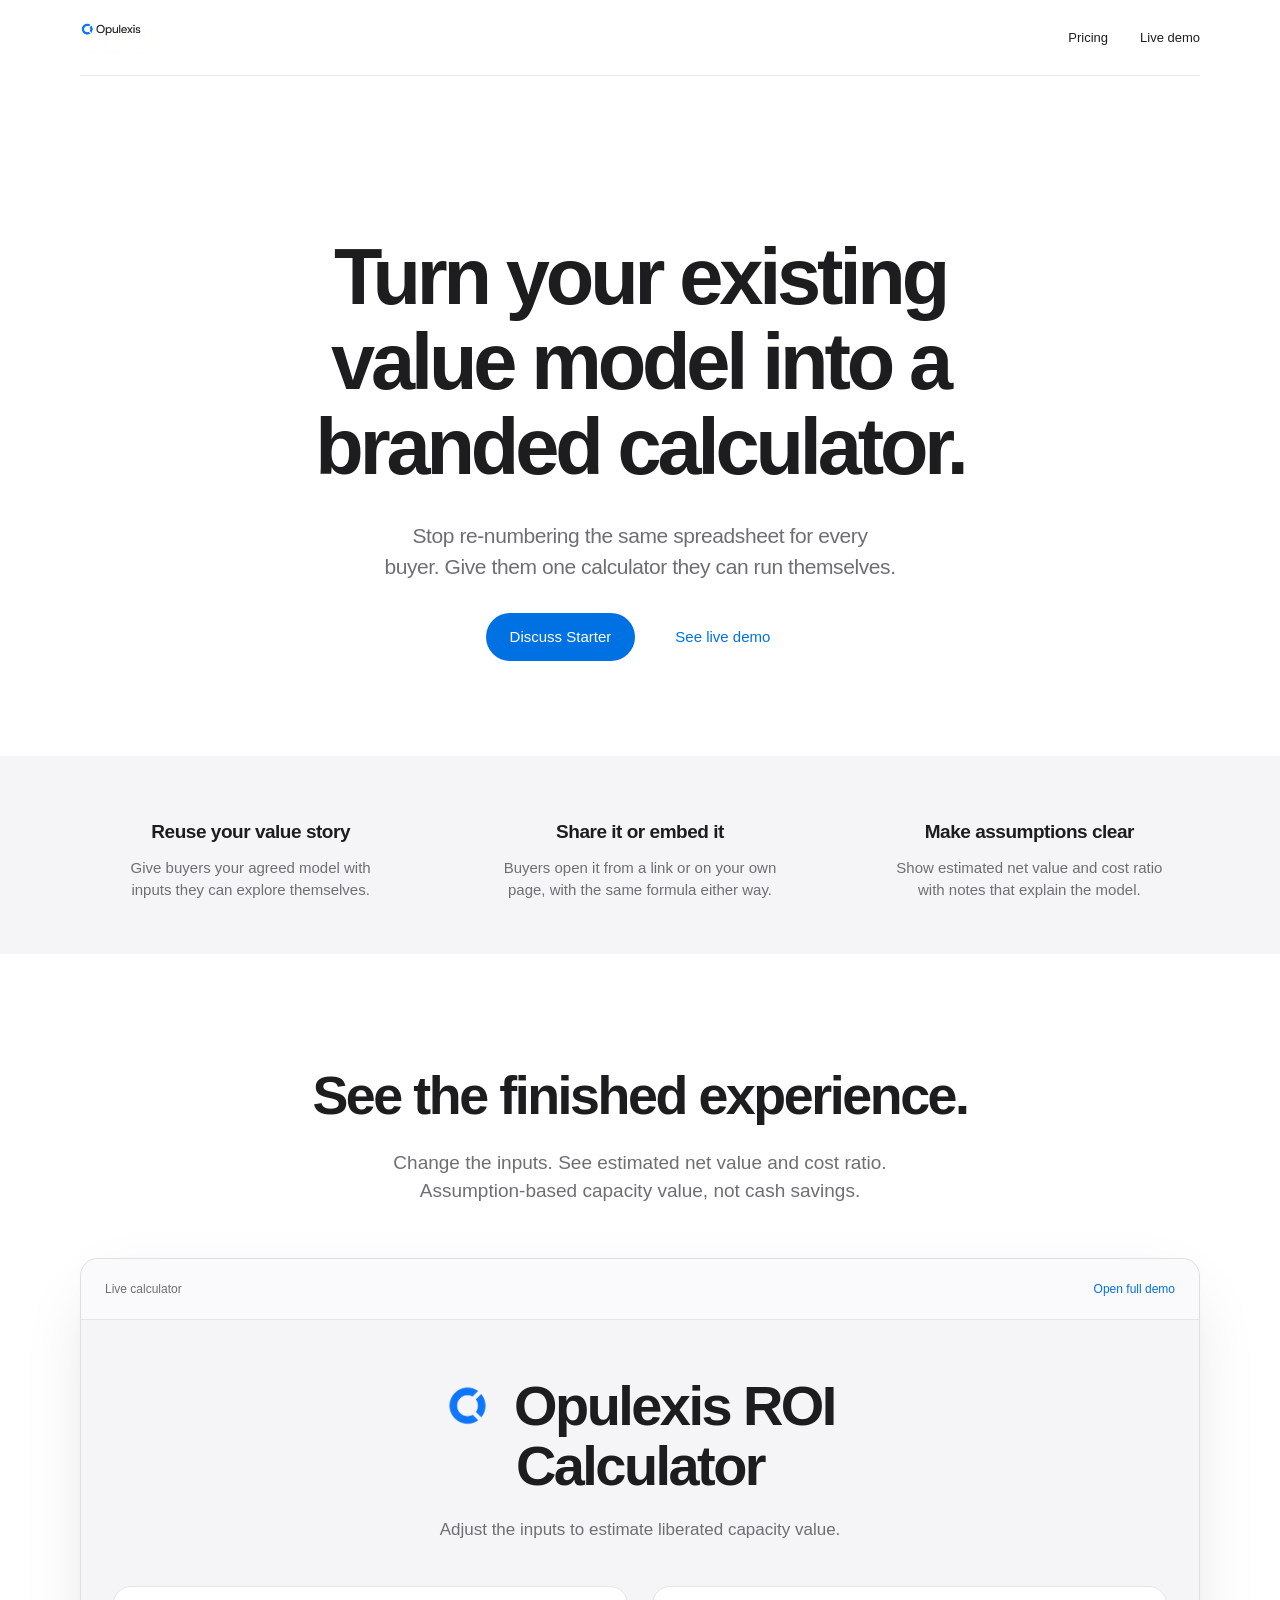
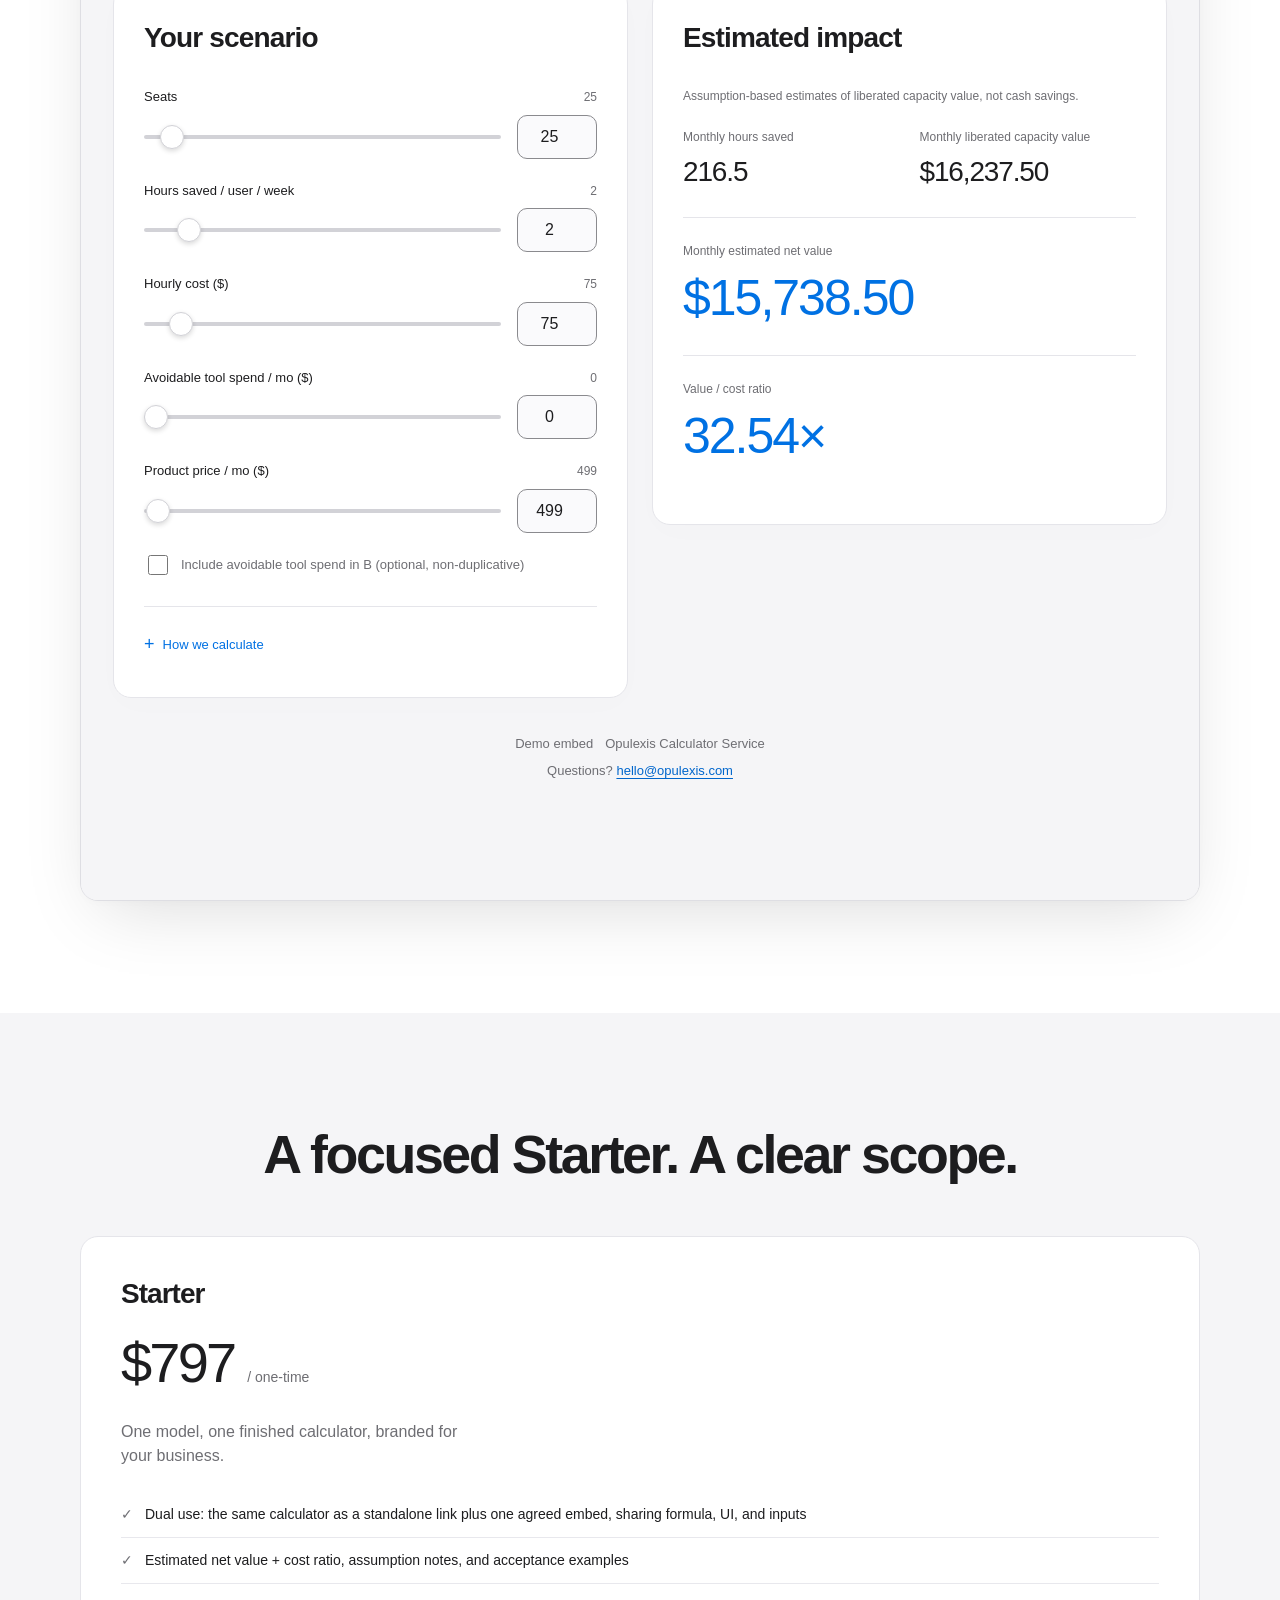
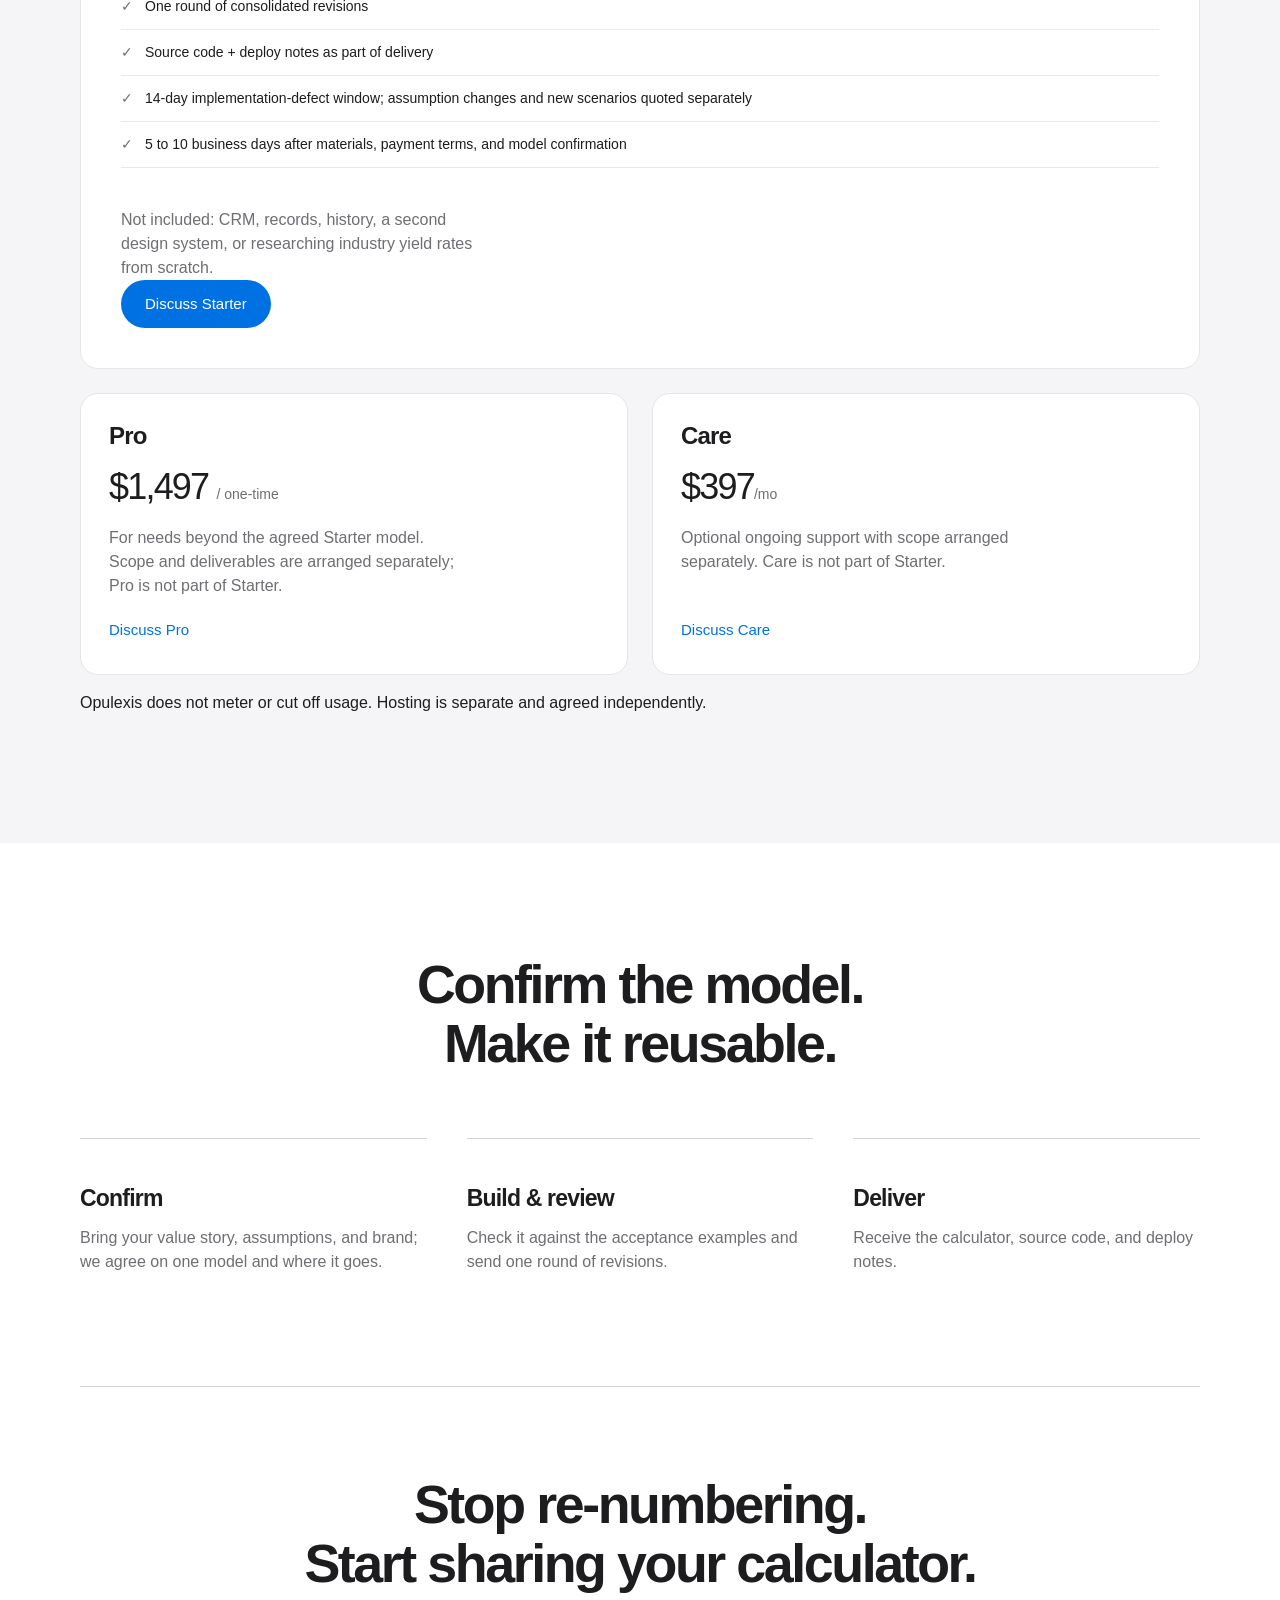
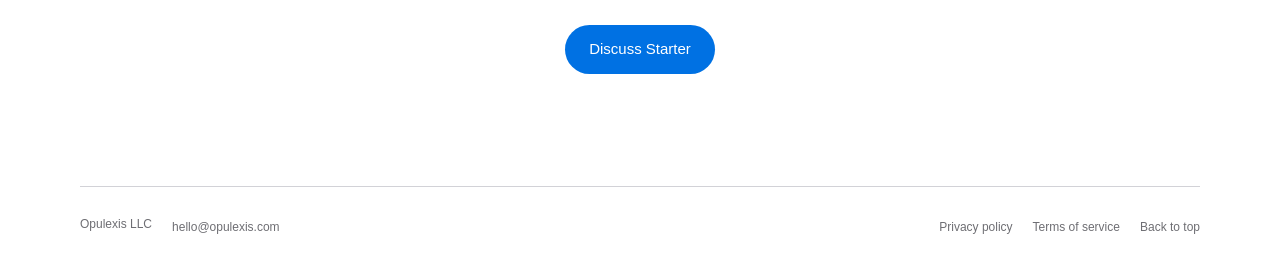
<file: index.html>
<!DOCTYPE html>
<html lang="en">
<head>
  <meta charset="UTF-8">
  <meta name="viewport" content="width=device-width, initial-scale=1">
  <meta name="description" content="Turn your existing value model into a branded calculator. Reduce repeated spreadsheet edits and explain assumptions clearly. Starter: one model, one finished calculator for $797, as a standalone link plus one agreed embed.">
  <meta name="theme-color" content="#f5f5f7">
  <title>Opulexis: Fixed-price ROI &amp; pricing calculators</title>
  <link rel="icon" href="./assets/brand/favicon.ico" sizes="any">
  <link rel="icon" type="image/png" href="./assets/brand/favicon-32.png" sizes="32x32">
  <link rel="apple-touch-icon" href="./assets/brand/apple-touch-icon.png">
  <link rel="stylesheet" href="./landing.css">
  <link rel="stylesheet" href="./motion.css">
</head>
<body>
  <a class="skip-link" href="#main">Skip to content</a>
  <header class="site-header container">
    <a class="brand" href="https://opulexis.com/" aria-label="Opulexis home"><img class="brand-lockup" src="./assets/brand/opulexis-logo-lockup-cropped.png" alt="Opulexis" width="140" height="32" /></a>
    <nav aria-label="Main navigation">
      <a href="#pricing">Pricing</a>
      <a href="#demo">Live demo</a>
    </nav>
  </header>

  <main id="main">
    <section class="hero container" aria-labelledby="hero-title">
      <h1 id="hero-title">Turn your existing value model into a branded calculator.</h1>
      <p class="hero-description">Stop re-numbering the same spreadsheet for every buyer. Give them one calculator they can run themselves.</p>
      <div class="actions">
        <a class="button button-primary" href="mailto:hello@opulexis.com?subject=Starter%20797">Discuss Starter</a>
        <a class="button button-secondary" href="#demo">See live demo</a>
      </div>
    </section>

    <section class="value-strip" aria-label="Why a calculator">
      <div class="container value-grid">
        <div><h2>Reuse your value story</h2><p>Give buyers your agreed model with inputs they can explore themselves.</p></div>
        <div><h2>Share it or embed it</h2><p>Buyers open it from a link or on your own page, with the same formula either way.</p></div>
        <div><h2>Make assumptions clear</h2><p>Show estimated net value and cost ratio with notes that explain the model.</p></div>
      </div>
    </section>

    <section id="demo" class="section container" aria-labelledby="demo-title">
      <div class="section-heading"><div><h2 id="demo-title">See the finished experience.</h2></div><p>Change the inputs. See estimated net value and cost ratio.<br>Assumption-based capacity value, not cash savings.</p></div>
      <div class="demo-frame">
        <div class="frame-bar"><span>Live calculator</span><a href="./calculator/" target="_blank" rel="noopener">Open full demo</a></div>
        <iframe src="./calculator/" title="Opulexis interactive ROI calculator" loading="lazy"></iframe>
      </div>
    </section>

    <section id="pricing" class="section pricing-section" aria-labelledby="pricing-title">
      <div class="container">
        <div class="section-heading"><div><h2 id="pricing-title">A focused Starter. A clear scope.</h2></div></div>
        <div class="pricing-grid">
          <article class="price-card featured">
            <h3>Starter</h3><p class="price">$797 <span>/ one-time</span></p>
            <p>One model, one finished calculator, branded for your business.</p>
            <ul>
              <li>Dual use: the same calculator as a standalone link plus one agreed embed, sharing formula, UI, and inputs</li>
              <li>Estimated net value + cost ratio, assumption notes, and acceptance examples</li>
              <li>One round of consolidated revisions</li>
              <li>Source code + deploy notes as part of delivery</li>
              <li>14-day implementation-defect window; assumption changes and new scenarios quoted separately</li>
              <li>5 to 10 business days after materials, payment terms, and model confirmation</li>
            </ul>
            <p>Not included: CRM, records, history, a second design system, or researching industry yield rates from scratch.</p>
            <a class="button button-primary" href="mailto:hello@opulexis.com?subject=Starter%20797">Discuss Starter</a>
          </article>
          <div class="secondary-pricing">
          <article class="price-card"><h3>Pro</h3><p class="price">$1,497 <span>/ one-time</span></p><p>For needs beyond the agreed Starter model. Scope and deliverables are arranged separately; Pro is not part of Starter.</p><a class="text-link" href="mailto:hello@opulexis.com?subject=Pro%20calculator">Discuss Pro</a></article>
          <article class="price-card"><h3>Care</h3><p class="price">$397<span>/mo</span></p><p>Optional ongoing support with scope arranged separately. Care is not part of Starter.</p><a class="text-link" href="mailto:hello@opulexis.com?subject=Calculator%20Care">Discuss Care</a></article>
          </div>
        </div>
        <p>Opulexis does not meter or cut off usage. Hosting is separate and agreed independently.</p>
      </div>
    </section>

    <section class="section container" aria-labelledby="process-title">
      <div class="section-heading"><div><h2 id="process-title">Confirm the model. Make it reusable.</h2></div></div>
      <ol class="process"><li><h3>Confirm</h3><p>Bring your value story, assumptions, and brand; we agree on one model and where it goes.</p></li><li><h3>Build &amp; review</h3><p>Check it against the acceptance examples and send one round of revisions.</p></li><li><h3>Deliver</h3><p>Receive the calculator, source code, and deploy notes.</p></li></ol>
      <div class="closing"><h2>Stop re-numbering.<br>Start sharing your calculator.</h2><a class="button button-primary" href="mailto:hello@opulexis.com?subject=Starter%20797">Discuss Starter</a></div>
    </section>
  </main>
  <footer class="site-footer container"><p style="display:inline-flex;flex-wrap:wrap;gap:12px 20px"><span>Opulexis LLC</span><a href="mailto:hello@opulexis.com">hello@opulexis.com</a></p><div class="footer-links"><a href="https://opulexis.com/privacy-policy/">Privacy policy</a><a href="https://opulexis.com/terms-of-service/">Terms of service</a><a href="#main">Back to top</a></div></footer>
  <script src="./motion.js" defer></script>
</body>
</html>
</file>
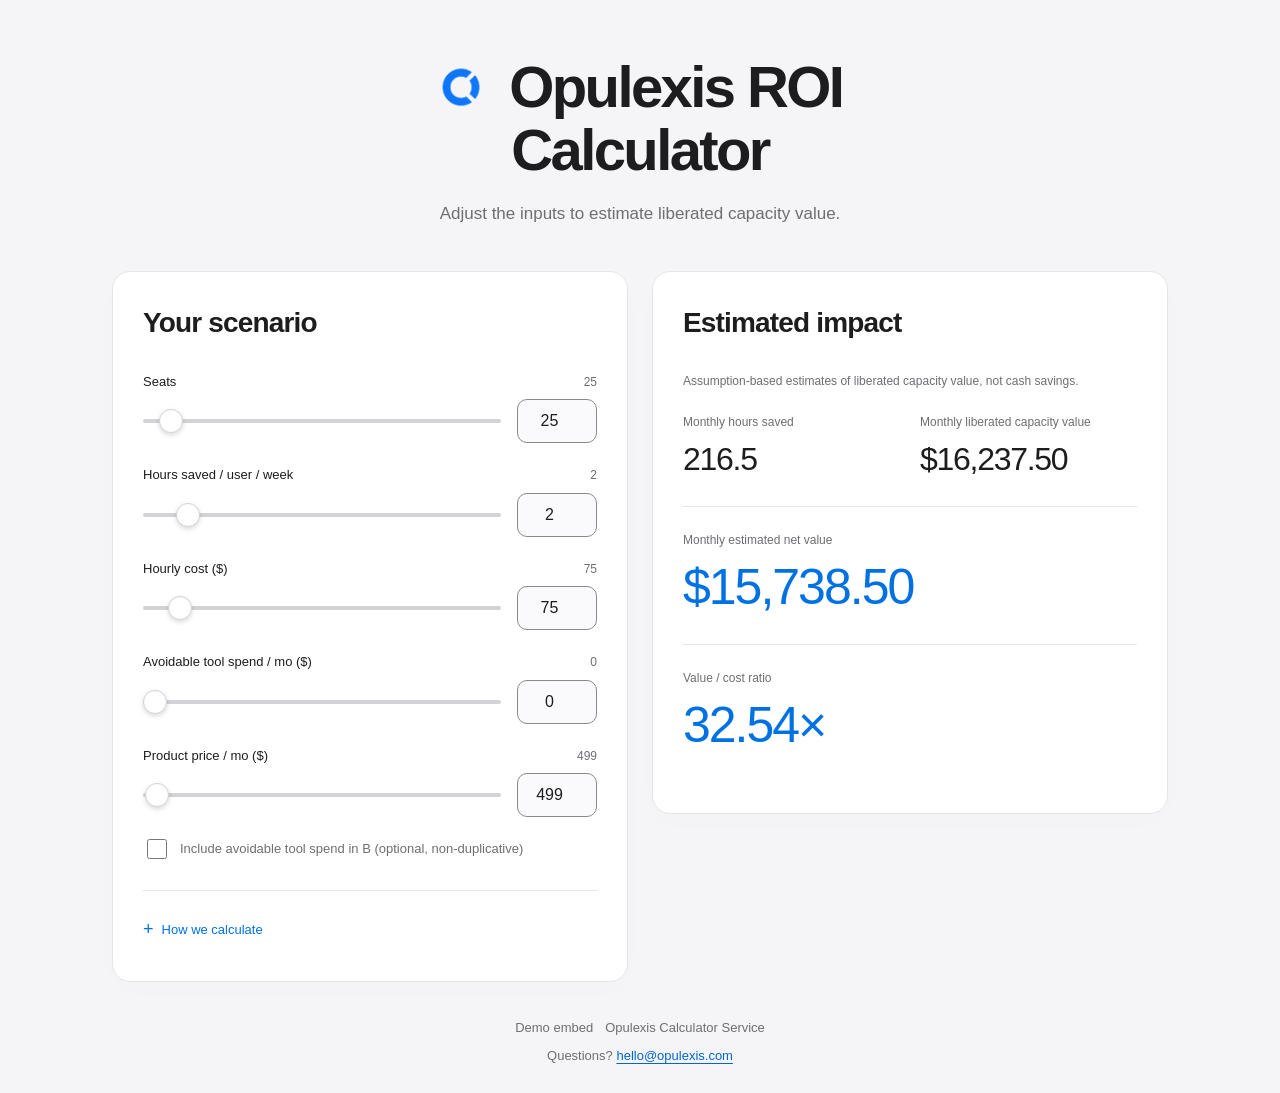
<file: calculator/index.html>
<!DOCTYPE html>
<html lang="en">
<head>
  <meta charset="UTF-8">
  <meta name="viewport" content="width=device-width, initial-scale=1">
  <meta name="color-scheme" content="light">
  <meta name="theme-color" content="#f5f5f7">
  <title>Opulexis ROI Calculator</title>
  <link rel="icon" href="../assets/brand/favicon.ico" sizes="any">
  <link rel="icon" type="image/png" href="../assets/brand/favicon-32.png" sizes="32x32">
  <link rel="apple-touch-icon" href="../assets/brand/apple-touch-icon.png">
  <link rel="stylesheet" href="./styles.css">
  <link rel="stylesheet" href="../motion.css">
</head>
<body>
  <div class="shell">
    <header class="hero">
      <h1><img class="calc-brand-mark" src="../assets/brand/opulexis-mark-blue.png" alt="" width="18" height="18" /> Opulexis ROI Calculator</h1>
      <p class="lede">Adjust the inputs to estimate liberated capacity value.</p>
    </header>

    <main class="layout">
      <section class="panel inputs" aria-labelledby="inputs-title">
        <h2 id="inputs-title">Your scenario</h2>

        <div class="field">
          <span class="label-row"><label for="seats" id="seats-label">Seats</label><output id="seats-out" for="seats">25</output></span>
          <input id="seats" type="range" min="1" max="500" step="1" value="25" aria-labelledby="seats-label">
          <input id="seats-num" class="num" type="number" min="1" max="500" step="1" value="25" inputmode="numeric" aria-labelledby="seats-label">
        </div>

        <div class="field">
          <span class="label-row"><label for="hours" id="hours-label">Hours saved / user / week</label><output id="hours-out" for="hours">2</output></span>
          <input id="hours" type="range" min="0" max="20" step="0.25" value="2" aria-labelledby="hours-label">
          <input id="hours-num" class="num" type="number" min="0" max="20" step="0.25" value="2" inputmode="decimal" aria-labelledby="hours-label">
        </div>

        <div class="field">
          <span class="label-row"><label for="cost" id="cost-label">Hourly cost ($)</label><output id="cost-out" for="cost">75</output></span>
          <input id="cost" type="range" min="1" max="1000" step="1" value="75" aria-labelledby="cost-label">
          <input id="cost-num" class="num" type="number" min="1" max="1000" step="1" value="75" inputmode="decimal" aria-labelledby="cost-label">
        </div>

        <div class="field">
          <span class="label-row"><label for="spend" id="spend-label">Avoidable tool spend / mo ($)</label><output id="spend-out" for="spend">0</output></span>
          <input id="spend" type="range" min="0" max="100000" step="1" value="0" aria-labelledby="spend-label">
          <input id="spend-num" class="num" type="number" min="0" max="100000" step="1" value="0" inputmode="decimal" aria-labelledby="spend-label">
        </div>

        <div class="field">
          <span class="label-row"><label for="price" id="price-label">Product price / mo ($)</label><output id="price-out" for="price">499</output></span>
          <input id="price" type="range" min="0" max="100000" step="1" value="499" aria-labelledby="price-label">
          <input id="price-num" class="num" type="number" min="0" max="100000" step="1" value="499" inputmode="decimal" aria-labelledby="price-label">
        </div>

        <label class="tool-option"><input id="include-tool-spend" type="checkbox"> Include avoidable tool spend in B (optional, non-duplicative)</label>

        <details class="howto">
          <summary>How we calculate</summary>
          <div class="howto-body">
            <pre aria-label="Calculation formulas">monthly_hours = seats × hours_per_user_week × 4.33
liberated_capacity_value = monthly_hours × hourly_cost
B = liberated_capacity_value + avoidable_tool_spend (only when included)
P = monthly_subscription_fee
monthly_estimated_net_value = B − P
value_cost_ratio = B ÷ P</pre>
            <p>Tool spend enters B only when the checkbox is checked; include only avoidable, non-duplicative spend. When P is $0, the ratio is unavailable. All results are assumption-based estimates of capacity value, not cash savings.</p>
          </div>
        </details>
      </section>

      <section class="panel results" aria-labelledby="results-title" aria-live="polite">
        <h2 id="results-title">Estimated impact</h2>
        <p class="lead-note">Assumption-based estimates of liberated capacity value, not cash savings.</p>
        <p id="calc-error" class="error" role="alert" hidden></p>
        <div id="calc-metrics" class="metrics">
          <article class="metric">
            <p class="metric-label">Monthly hours saved</p>
            <p class="metric-value" id="out-hours">—</p>
          </article>
          <article class="metric">
            <p class="metric-label">Monthly liberated capacity value</p>
            <p class="metric-value" id="out-labor">—</p>
          </article>
          <article class="metric metric-accent">
            <p class="metric-label">Monthly estimated net value</p>
            <p class="metric-value" id="out-net">—</p>
          </article>
          <article class="metric metric-accent">
            <p class="metric-label">Value / cost ratio</p>
            <p class="metric-value" id="out-ratio">—</p>
          </article>
        </div>

      </section>
    </main>

    <footer class="footer">
      <p style="display:inline-flex;flex-wrap:wrap;gap:4px 12px"><span>Demo embed</span><span>Opulexis Calculator Service</span></p>
      <p>Questions? <a href="mailto:hello@opulexis.com">hello@opulexis.com</a></p>
    </footer>
  </div>

  <script src="./formula.js" defer></script>
  <script src="./app.js" defer></script>
  <script src="../motion.js" defer></script>
</body>
</html>
</file>
<file: landing.css>
:root{color-scheme:light;--ink:#1d1d1f;--muted:#6e6e73;--secondary:#6e6e73;--line:#d2d2d7;--bg:#f5f5f7;--blue:#0071e3;font-family:-apple-system,BlinkMacSystemFont,"SF Pro Text","SF Pro Display",Inter,"Helvetica Neue",Helvetica,Arial,sans-serif}
*,*::before,*::after{box-sizing:border-box}html{scroll-behavior:smooth;scroll-padding-top:32px}body{margin:0;background:#fff;color:var(--ink);font-family:inherit;line-height:1.5;-webkit-font-smoothing:antialiased}a{color:inherit;text-underline-offset:4px}a:focus-visible{outline:3px solid var(--blue);outline-offset:5px}.container{width:min(1120px,calc(100% - 80px));margin-inline:auto}.skip-link{position:absolute;top:-100px;left:16px;padding:12px;background:#fff;z-index:10}.skip-link:focus{top:12px}.site-header{min-height:76px;display:flex;align-items:center;justify-content:space-between;gap:24px;border-bottom:1px solid #d2d2d770}.brand{display:flex;align-items:center;text-decoration:none;font-size:23px;font-weight:600;letter-spacing:-.7px}.brand-mark{display:none}nav{display:flex;gap:32px;font-size:13px}nav a{text-decoration:none;min-height:44px;display:inline-flex;align-items:center;gap:5px}nav a:hover{color:var(--blue)}.hero{text-align:center;padding-block:112px 64px}.eyebrow{font-size:15px;font-weight:500;letter-spacing:.01em;margin:0 0 24px;color:var(--muted)}.status-dot{display:none}h1{max-width:1020px;margin:0 auto;font-size:clamp(42px,5.4vw,72px);line-height:1.07;letter-spacing:-.052em;font-weight:600;text-wrap:balance}.hero-description{max-width:640px;margin:30px auto;font-size:21px;line-height:1.5;letter-spacing:-.02em;color:var(--muted);text-wrap:balance}.actions{display:flex;justify-content:center;align-items:center;flex-wrap:wrap;gap:16px}.button{display:inline-flex;align-items:center;justify-content:center;gap:12px;min-height:48px;padding:13px 24px;border-radius:980px;text-decoration:none;font-size:15px;font-weight:400;transition:background .2s,opacity .2s}.button-primary{background:var(--blue);color:white}.button-primary:hover{background:#0077ed}.button-secondary{color:var(--blue)}.button-secondary:hover{background:#f5f5f7}.hero-note{font-size:13px;color:var(--secondary);margin:24px 0 0}.value-strip{background:var(--bg)}.value-grid{display:grid;grid-template-columns:repeat(3,1fr);gap:48px;padding-block:52px;text-align:center}.small-number{font-size:12px;color:var(--secondary)}.value-grid h2{font-size:19px;line-height:1.3;letter-spacing:-.025em;font-weight:600;margin:12px 0}.value-grid p{font-size:15px;color:var(--muted);margin:0 auto;max-width:280px}.section{padding-block:112px}.section-heading{text-align:center;margin:0 auto 52px;max-width:760px}.section-heading .eyebrow{margin-bottom:16px}h2{font-size:clamp(34px,4.2vw,54px);font-weight:600;letter-spacing:-.045em;line-height:1.1;margin:0;text-wrap:balance}.section-heading>p{font-size:19px;color:var(--muted);margin:24px 0 0;line-height:1.5}.demo-frame{border:1px solid #dedee3;border-radius:18px;overflow:hidden;background:var(--bg);box-shadow:0 24px 70px -20px #00000026,0 2px 8px #00000004}.frame-bar{display:flex;align-items:center;gap:20px;padding:18px 24px;border-bottom:1px solid #e5e5ea;font-size:12px;color:var(--muted);background:#fafafc}.frame-dots{font-size:9px;letter-spacing:3px;color:#c7c7cc}.frame-bar a{margin-left:auto;text-decoration:none;color:var(--blue);min-height:24px;display:inline-flex;align-items:center;gap:4px}iframe{display:block;width:100%;height:1180px;border:0;background:var(--bg)}.pricing-section{background:var(--bg)}.pricing-grid{display:grid;gap:24px}.secondary-pricing{display:grid;grid-template-columns:repeat(2,minmax(0,1fr));gap:24px}.featured>p:not(.price,.card-label){max-width:760px}.featured .button{margin-top:24px}.secondary-pricing .price-card{padding:28px}.secondary-pricing .card-label{margin-bottom:12px}.secondary-pricing h3{font-size:24px}.secondary-pricing .price{font-size:36px;margin:14px 0 18px}.secondary-pricing .text-link{padding-top:16px}.price-card{background:#fff;border:1px solid #e5e5ea;border-radius:18px;padding:40px;display:flex;flex-direction:column;min-width:0}.card-label{font-size:13px;color:var(--muted);margin:0 0 22px}h3{font-size:28px;line-height:1.2;font-weight:600;letter-spacing:-.035em;margin:0}.price{font-size:56px;font-weight:500;letter-spacing:-.05em;line-height:1.2;margin:18px 0 24px}.price span{font-size:14px;font-weight:400;color:var(--muted);letter-spacing:0;white-space:nowrap}.price-card>p:not(.price,.card-label){font-size:16px;color:var(--muted);margin:0;max-width:360px}.price-card ul{list-style:none;padding:24px 0;margin:0 0 16px;font-size:14px}.price-card li{padding:12px 0;border-bottom:1px solid #e8e8ed}.price-card li::before{content:'✓';color:var(--secondary);margin-right:12px}.price-card .button,.price-card .text-link{margin-top:auto;align-self:start}.text-link{display:inline-flex;align-items:center;gap:8px;min-height:48px;color:var(--blue);text-decoration:none;font-size:15px}.text-link:hover{text-decoration:underline}.process{display:grid;grid-template-columns:repeat(3,1fr);gap:40px;list-style:none;padding:0;margin:64px 0 112px}.process li{border-top:1px solid var(--line);padding-top:24px}.step{font-size:14px;color:var(--secondary)}.process h3{font-size:23px;margin:22px 0 14px}.process h3 span{display:block;font-size:13px;color:var(--secondary);font-weight:400;letter-spacing:0;margin-top:8px}.process p{font-size:16px;color:var(--muted);margin:0}.closing{border-top:1px solid var(--line);padding-top:88px;text-align:center}.closing h2{margin-bottom:32px}.site-footer{display:flex;justify-content:space-between;gap:20px;padding-block:28px;border-top:1px solid var(--line);font-size:12px;color:var(--muted)}.site-footer p{margin:0}.footer-links{display:flex;flex-wrap:wrap;gap:12px 20px}.site-footer a{text-decoration:none}
@media(max-width:760px){.container{width:calc(100% - 40px)}.site-header{min-height:68px}.brand{font-size:21px}nav{gap:18px;font-size:12px}.hero{padding-block:72px}.hero .eyebrow{font-size:12px}.hero-description{font-size:19px;margin-block:26px}.hero .button{font-size:14px}.value-grid{grid-template-columns:1fr;gap:36px;padding-block:44px}.section{padding-block:72px}.section-heading{margin-bottom:32px}.section-heading>p{font-size:17px}.frame-bar{padding:12px;font-size:10px;gap:8px}.frame-dots{display:none}.frame-bar a{min-height:32px;white-space:nowrap}iframe{height:1960px}.pricing-grid{grid-template-columns:1fr;gap:16px}.price-card{padding:30px 26px}.secondary-pricing{grid-template-columns:1fr;gap:16px}.secondary-pricing .price-card{padding:24px 26px}.price{font-size:48px}.process{grid-template-columns:1fr;gap:32px;margin:40px 0 72px}.process h3 span{display:inline;margin-left:8px}.closing{padding-top:64px}.site-footer{flex-direction:column;gap:12px}}
@media(prefers-reduced-motion:reduce){html{scroll-behavior:auto}*{transition:none!important}}


/* Brand lockup (production ship) */
.brand{display:inline-flex;align-items:center;gap:0;text-decoration:none}
.brand-lockup{height:32px;width:auto;display:block}
.brand-mark{display:none}

/* Hallmark final pass */
iframe:focus-visible{outline:3px solid var(--blue);outline-offset:4px}
.site-footer a{min-height:24px;display:inline-flex;align-items:center}
.hero{min-height:min(680px,calc(100svh - 76px));display:flex;flex-direction:column;justify-content:center;padding-block:112px 48px}
.hero h1{font-size:clamp(42px,6.2vw,88px)}
</file>
<file: motion.css>
/* Quiet, shared motion. Content is visible until the observer is ready. */
a:focus-visible, input:focus-visible, button:focus-visible, summary:focus-visible {
  outline: 3px solid #0071e3;
  outline-offset: 4px;
}
.button, .primary {
  transition: background-color 180ms ease, opacity 180ms ease, transform 160ms ease;
}
.button:active, .primary:active { transform: scale(.98); }
.price-card, .panel {
  transition: transform 240ms ease, box-shadow 240ms ease;
}
.num, #lead-form input {
  transition: border-color 180ms ease, background-color 180ms ease, box-shadow 180ms ease;
}
.num:focus, #lead-form input:focus { border-color: #0071e3; }
.footer a, .lead-success a { color: var(--accent); text-underline-offset: 3px; }
.footer p + p { margin-top: 8px; }
@media (hover: hover) and (pointer: fine) {
  .button:hover, .primary:hover { opacity: .94; }
  .price-card:hover, .panel:hover {
    transform: translateY(-2px);
    box-shadow: 0 12px 32px -12px #0000001f;
  }
}
@media (prefers-reduced-motion: no-preference) {
  .reveal-pending { opacity: 0; translate: 0 12px; }
  .reveal-ready { transition: opacity 550ms ease, translate 550ms cubic-bezier(.2,.65,.3,1); }
  .metric-value.is-updating { animation: metric-update 220ms ease-out; }
  input[type=range]::-webkit-slider-thumb {
    transition: box-shadow 180ms ease, border-color 180ms ease, transform 180ms ease;
  }
  input[type=range]::-moz-range-thumb {
    transition: box-shadow 180ms ease, border-color 180ms ease, transform 180ms ease;
  }
  input[type=range]::-webkit-slider-runnable-track { transition: background-color 180ms ease; }
  input[type=range]::-moz-range-track { transition: background-color 180ms ease; }
  input[type=range]:hover::-webkit-slider-thumb,
  input[type=range]:active::-webkit-slider-thumb { border-color: #0071e3; box-shadow: 0 0 0 4px #0071e314; }
  input[type=range]:hover::-moz-range-thumb,
  input[type=range]:active::-moz-range-thumb { border-color: #0071e3; box-shadow: 0 0 0 4px #0071e314; }
  @keyframes metric-update {
    from { opacity: .65; transform: translateY(2px); }
    to { opacity: 1; transform: translateY(0); }
  }
}
@media (prefers-reduced-motion: reduce) {
  html { scroll-behavior: auto; }
  *, *::before, *::after { animation: none !important; transition: none !important; }
  .reveal-pending { opacity: 1; translate: none; }
  .price-card:hover, .panel:hover, .button:active, .primary:active { transform: none; }
}
</file>
<file: calculator/styles.css>
:root{color-scheme:light;--bg:#f5f5f7;--ink:#1d1d1f;--muted:#6e6e73;--secondary:#6e6e73;--line:#d2d2d7;--accent:#0071e3;font-family:-apple-system,BlinkMacSystemFont,"SF Pro Text","SF Pro Display",Inter,"Helvetica Neue",Helvetica,Arial,sans-serif}
*,*::before,*::after{box-sizing:border-box}html,body{margin:0;padding:0}body{font-family:inherit;color:var(--ink);background:var(--bg);line-height:1.5;min-height:100vh;-webkit-font-smoothing:antialiased}.shell{width:min(1120px,100%);margin:auto;padding:56px 32px 28px}.hero{text-align:center;margin:0 auto 44px;max-width:640px}.eyebrow{font-size:14px;font-weight:500;letter-spacing:-.01em;color:var(--muted);margin:0 0 16px}.hero h1{font-size:clamp(40px,5vw,58px);font-weight:600;line-height:1.08;letter-spacing:-.045em;margin:0 0 20px}.lede{color:var(--muted);font-size:17px;line-height:1.5;margin:0 auto;max-width:520px;text-wrap:balance}.layout{display:grid;grid-template-columns:1fr;gap:24px}.panel{min-width:0;background:#fff;border:1px solid #e5e5ea;border-radius:18px;padding:30px;box-shadow:0 8px 32px #00000003}.panel h2{font-size:22px;font-weight:600;letter-spacing:-.03em;margin:0 0 28px}.field{display:grid;grid-template-columns:minmax(0,1fr) 80px;gap:8px 16px;margin-bottom:22px;align-items:center}.label-row{grid-column:1/-1;display:flex;justify-content:space-between;align-items:baseline;gap:12px;font-size:13px;font-weight:500}.label-row output{font-size:12px;color:var(--secondary);font-variant-numeric:tabular-nums}input[type=range]{appearance:none;-webkit-appearance:none;width:100%;min-width:0;height:44px;background:transparent;cursor:pointer;margin:0;accent-color:var(--accent)}input[type=range]::-webkit-slider-runnable-track{height:4px;background:#d2d2d7;border-radius:4px}input[type=range]::-moz-range-track{height:4px;background:#d2d2d7;border-radius:4px}input[type=range]::-webkit-slider-thumb{appearance:none;width:24px;height:24px;border-radius:50%;background:#fff;border:1px solid #d2d2d7;box-shadow:0 2px 5px #00000026;margin-top:-10px}input[type=range]::-moz-range-thumb{width:24px;height:24px;border-radius:50%;background:#fff;border:1px solid #d2d2d7;box-shadow:0 2px 5px #00000026}input[type=range]::-moz-range-progress{height:4px;background:var(--accent);border-radius:4px}.num{width:100%;min-width:0;min-height:44px;border:1px solid var(--line);border-radius:10px;padding:10px 6px;background:#fafafc;color:var(--ink);font-family:inherit;font-size:14px;font-variant-numeric:tabular-nums;text-align:center}input:focus-visible,button:focus-visible,summary:focus-visible{outline:3px solid var(--accent);outline-offset:3px}.howto{border-top:1px solid #e5e5ea;padding-top:16px;margin-top:28px}.howto summary{min-height:44px;display:flex;align-items:center;gap:8px;font-size:13px;color:var(--accent);cursor:pointer}.howto summary::before{content:'+';font-size:18px}.howto[open] summary::before{content:'−'}.howto-body{padding-top:12px}.howto pre{white-space:pre-wrap;overflow-wrap:anywhere;margin:0 0 12px;padding:16px;border-radius:10px;background:var(--bg);font:11px/1.8 ui-monospace,SFMono-Regular,Menlo,monospace}.howto p{font-size:12px;color:var(--muted);margin:0}.metrics{display:grid;grid-template-columns:1fr 1fr;gap:0 20px}.metric{min-width:0;padding:0 0 28px}.metric-label{font-size:12px;color:var(--muted);margin:0 0 10px}.metric-value{font-size:clamp(24px,2.5vw,32px);line-height:1.15;font-weight:500;font-variant-numeric:tabular-nums;letter-spacing:-.04em;margin:0;overflow-wrap:anywhere}.metric-accent{grid-column:1/-1;border-top:1px solid #e5e5ea;padding-top:24px}.metric-accent .metric-value{font-size:clamp(36px,4.5vw,50px);color:var(--accent)}.metric-wide{grid-column:1/-1;border-top:1px solid #e5e5ea;padding-top:24px}.metric-wide .metric-value{font-size:26px}.metric-value.is-warn{color:var(--muted);font-size:16px;letter-spacing:0;line-height:1.5}.lead-note{font-size:12px;color:var(--muted);line-height:1.6;margin:0 0 22px}.error{font-size:13px;color:#b42318;margin:0}.footer{padding-top:24px;margin-top:12px;text-align:center;color:var(--secondary);font-size:11px}.footer p{margin:0}[hidden]{display:none!important}
@media(min-width:800px){.layout{grid-template-columns:1fr 1fr;align-items:start}}
@media(max-width:480px){.shell{padding:36px 16px 24px}.hero{margin-bottom:32px}.lede{font-size:16px}.panel{padding:24px 20px}.layout{gap:20px}.field{grid-template-columns:minmax(0,1fr) 72px}.label-row{font-size:12px}.metric-value{font-size:25px}.metric-accent .metric-value{font-size:40px}}
@media(prefers-reduced-motion:reduce){*{transition:none!important}}

.tool-option{display:flex;align-items:flex-start;gap:10px;font-size:13px;color:var(--muted)}.tool-option input{accent-color:var(--accent);margin-top:4px}#calc-error{margin-bottom:24px}

.calc-brand-mark{display:inline-block;vertical-align:-3px;margin-right:6px;height:18px;width:18px}
#out-labor{white-space:nowrap;font-size:min(clamp(24px,2.5vw,32px),5.6vw)}

/* Hallmark final pass */
.panel h2{font-size:28px}
.num{border-color:#8a8a8e;font-size:16px}
.tool-option input{width:20px;height:20px;margin-top:0;flex:none}
.footer{font-size:13px;color:var(--muted)}
.footer a,.footer p a{color:#0066cc}
.hero h1 .calc-brand-mark{height:.8em;width:.8em;vertical-align:-.05em;margin-right:.2em}
</file>
